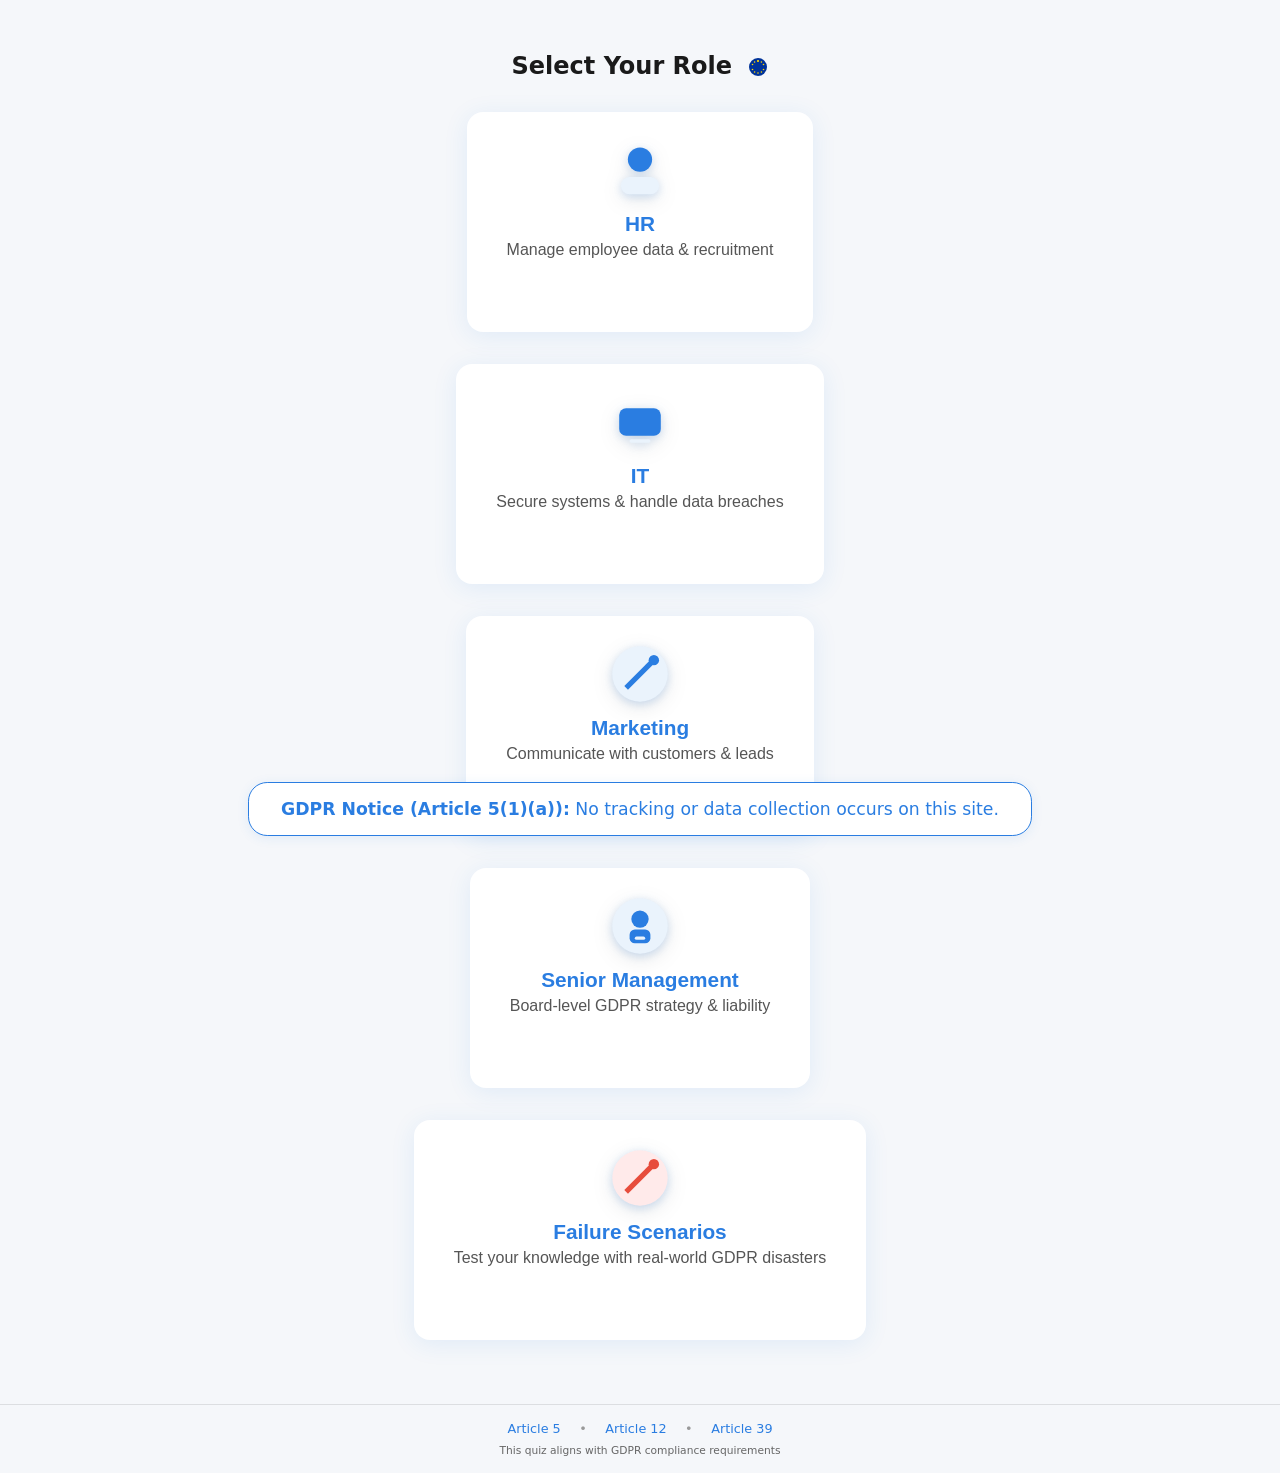
<file: index.html>
﻿<!DOCTYPE html>
<html lang="en">
<head>
    <meta charset="UTF-8">
    <meta name="viewport" content="width=device-width, initial-scale=1.0">
    <title>GDPR Compliance Training</title>
    <link rel="stylesheet" href="styles.css">
    <style>
      body { 
        background: var(--secondary); 
        transition: none !important; 
      }
    </style>
    <script>
      // Removed dark mode localStorage and class logic
    </script>
</head>
<body>
    <main>
        <section id="role-selection" aria-labelledby="role-selection-title">
            <h1 id="role-selection-title">
                Select Your Role
                <!-- EU Flag Icon -->
                <svg class="eu-icon" width="20" height="20" viewBox="0 0 20 20" aria-label="EU Flag">
                    <circle cx="10" cy="10" r="9" fill="#003399"/>
                    <g fill="#FFD700">
                        <circle cx="10" cy="4" r="0.8"/>
                        <circle cx="13.4" cy="5" r="0.8"/>
                        <circle cx="15.5" cy="7.5" r="0.8"/>
                        <circle cx="15.5" cy="12.5" r="0.8"/>
                        <circle cx="13.4" cy="15" r="0.8"/>
                        <circle cx="10" cy="16" r="0.8"/>
                        <circle cx="6.6" cy="15" r="0.8"/>
                        <circle cx="4.5" cy="12.5" r="0.8"/>
                        <circle cx="4.5" cy="7.5" r="0.8"/>
                        <circle cx="6.6" cy="5" r="0.8"/>
                        <circle cx="10" cy="4" r="0.8"/>
                        <circle cx="10" cy="4" r="0.8"/>
                    </g>
                </svg>
            </h1>
            <div class="role-cards" role="list">
                <button class="role-card" data-role="HR" role="listitem" aria-label="Select HR role" tabindex="0">
                    <span class="role-icon" aria-hidden="true">
                        <!-- HR SVG Icon -->
                        <svg width="36" height="36" viewBox="0 0 36 36" fill="none"><circle cx="18" cy="12" r="7" fill="#2a7de1" /><rect x="7" y="22" width="22" height="10" rx="5" fill="#eaf3fc" /></svg>
                    </span>
                    <span class="role-title">HR</span>
                    <span class="role-desc">Manage employee data & recruitment</span>
                </button>
                <button class="role-card" data-role="IT" role="listitem" aria-label="Select IT role" tabindex="0">
                    <span class="role-icon" aria-hidden="true">
                        <!-- IT SVG Icon -->
                        <svg width="36" height="36" viewBox="0 0 36 36" fill="none"><rect x="6" y="10" width="24" height="16" rx="4" fill="#2a7de1" /><rect x="12" y="28" width="12" height="2" rx="1" fill="#eaf3fc" /></svg>
                    </span>
                    <span class="role-title">IT</span>
                    <span class="role-desc">Secure systems & handle data breaches</span>
                </button>
                <button class="role-card" data-role="Marketing" role="listitem" aria-label="Select Marketing role" tabindex="0">
                    <span class="role-icon" aria-hidden="true">
                        <!-- Marketing SVG Icon --> 
                        <svg width="36" height="36" viewBox="0 0 36 36" fill="none"><circle cx="18" cy="18" r="16" fill="#eaf3fc" /><path d="M10 26L26 10" stroke="#2a7de1" stroke-width="3" /><circle cx="26" cy="10" r="3" fill="#2a7de1" /></svg>
                    </span>
                    <span class="role-title">Marketing</span>
                    <span class="role-desc">Communicate with customers & leads</span>
                </button>
                <button class="role-card" data-role="Senior" role="listitem" aria-label="Select Senior Management role" tabindex="0">
                    <span class="role-icon" aria-hidden="true">
                        <!-- Senior Management SVG Icon -->
                        <svg width="36" height="36" viewBox="0 0 36 36" fill="none">
                          <circle cx="18" cy="18" r="16" fill="#eaf3fc"/>
                          <rect x="12" y="20" width="12" height="8" rx="3" fill="#2a7de1"/>
                          <circle cx="18" cy="14" r="5" fill="#2a7de1"/>
                          <rect x="15" y="24" width="6" height="2" rx="1" fill="#eaf3fc"/>
                        </svg>
                    </span>
                    <span class="role-title">Senior Management</span>
                    <span class="role-desc">Board-level GDPR strategy & liability</span>
                </button>
                <button class="role-card" data-role="disasters" role="listitem" aria-label="Select GDPR Failure Scenarios" tabindex="0">
                    <span class="role-icon" aria-hidden="true">
                        <!-- Disaster SVG Icon -->
                        <svg width="36" height="36" viewBox="0 0 36 36" fill="none">
                            <circle cx="18" cy="18" r="16" fill="#ffeaea"/>
                            <path d="M10 26L26 10" stroke="#e74c3c" stroke-width="3"/>
                            <circle cx="26" cy="10" r="3" fill="#e74c3c"/>
                        </svg>
                    </span>
                    <span class="role-title">Failure Scenarios</span>
                    <span class="role-desc">Test your knowledge with real-world GDPR disasters</span>
                </button>
            </div>
        </section>
    </main>

    <!-- GDPR-Compliant Footer -->
    <footer class="gdpr-footer">
        <div>
            <!-- GDPR Article References with Tooltips -->
            <a href="https://gdpr-info.eu/art-5-gdpr/" 
               class="gdpr-reference" 
               title="Principles relating to processing of personal data"
               target="_blank"
               rel="noopener noreferrer">
                Article 5
            </a>
            <span class="separator">•</span>
            <a href="https://gdpr-info.eu/art-12-gdpr/" 
               class="gdpr-reference" 
               title="Transparency and modalities for the exercise of data subject rights"
               target="_blank"
               rel="noopener noreferrer">
                Article 12
            </a>
            <span class="separator">•</span>
            <a href="https://gdpr-info.eu/art-39-gdpr/" 
               class="gdpr-reference" 
               title="Tasks of the data protection officer"
               target="_blank"
               rel="noopener noreferrer">
                Article 39
            </a>
        </div>
        <small style="display: block; margin-top: 0.5rem;">
            This quiz aligns with GDPR compliance requirements
        </small>
    </footer>

    <!-- GDPR Compliance Notice Banner -->
    <div id="gdpr-compliance-banner" style="position:fixed;bottom:3.5rem;left:0;width:100%;z-index:10001;display:flex;justify-content:center;align-items:center;">
      <div style="
        background: var(--card-bg);
        color: var(--primary);
        border: 1px solid var(--primary);
        border-radius: 1.2rem;
        box-shadow: 0 2px 12px rgba(42,125,225,0.10);
        padding: 1rem 2rem;
        margin: 0.5rem;
        display: flex;
        align-items: center;
        font-size: 1.08rem;
        ">
        <span>
          <strong>GDPR Notice (Article 5(1)(a)):</strong>
          No tracking or data collection occurs on this site.
        </span>
      </div>
    </div>
    <script>
      document.addEventListener('DOMContentLoaded', function() {
        setTimeout(function() {
          var banner = document.getElementById('gdpr-compliance-banner');
          if (banner) banner.remove();
        }, 8000);
      });
    </script>
    <style>
    @media (max-width: 600px) {
      #gdpr-compliance-banner div {
        font-size: 0.98rem;
        padding: 0.7rem 1rem;
        text-align: center;
      }
    }
    </style>
    <!-- End GDPR Compliance Notice Banner -->
    <script>
      // Removed dark mode restore logic
    </script>
    <script src="main.js"></script>
</body>
</html>
</file>
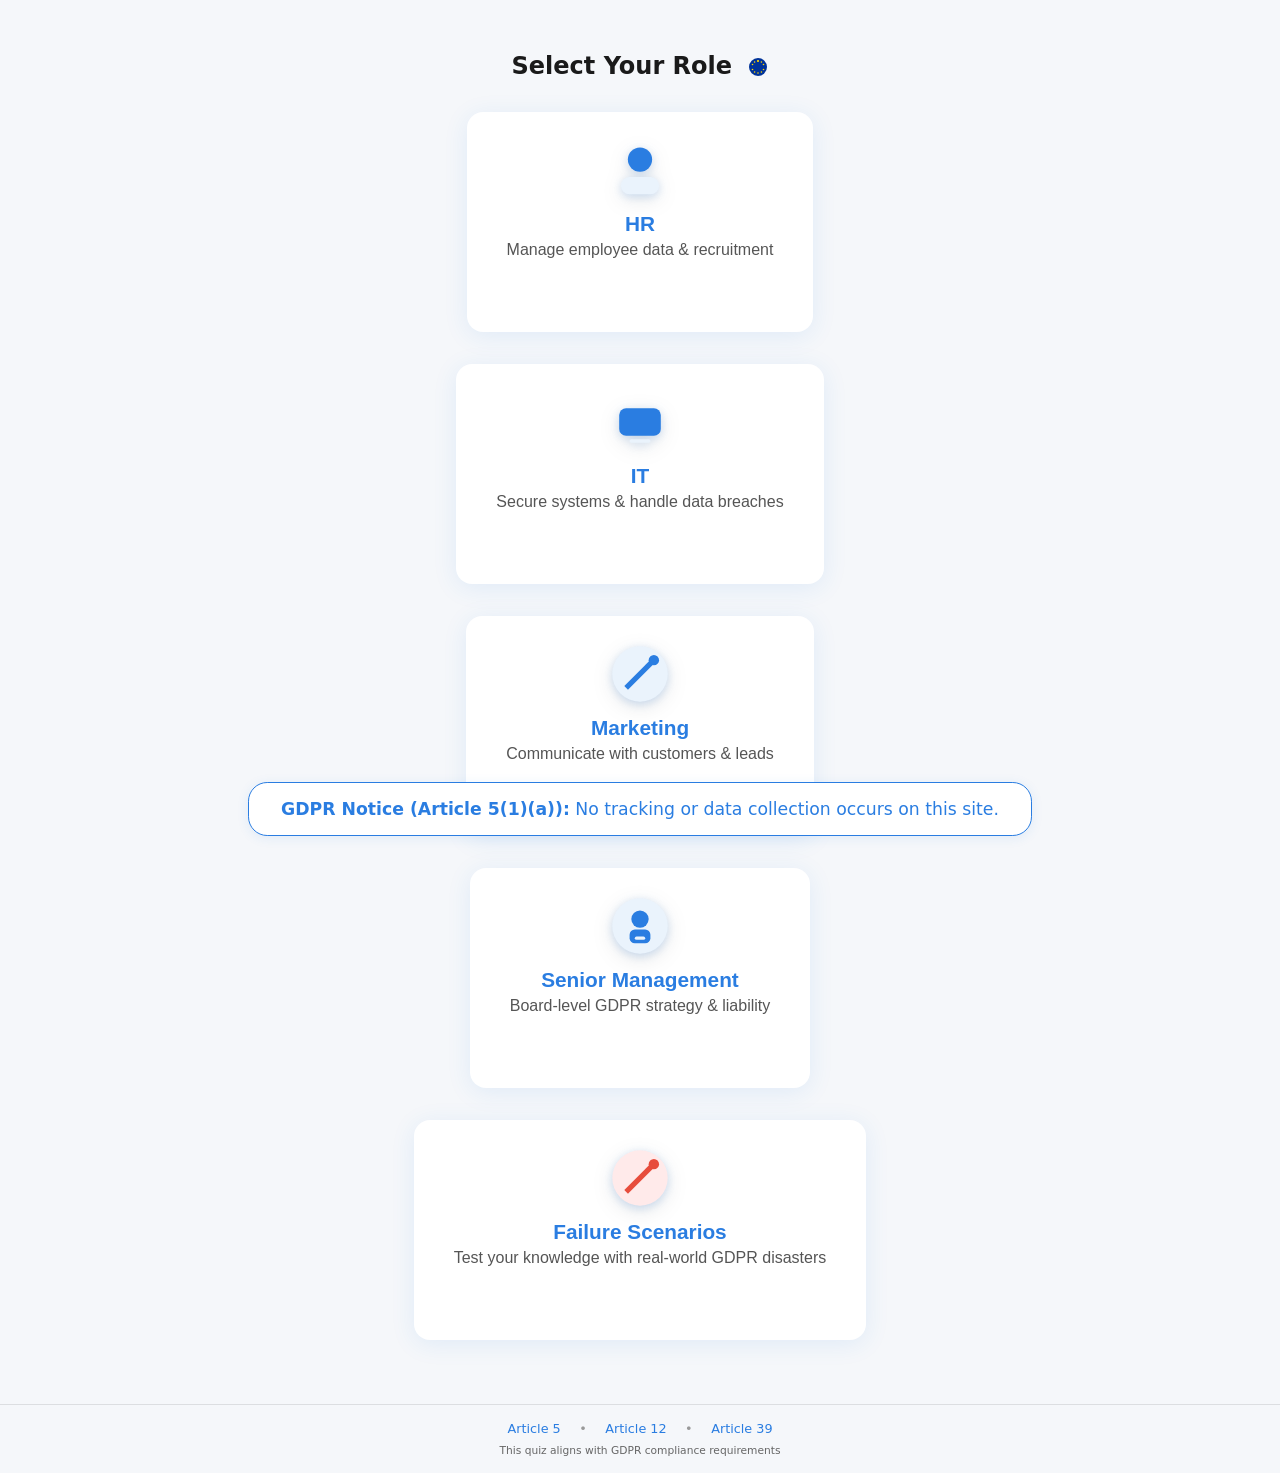
<file: quiz.html>
<!DOCTYPE html>
<html lang="en">
<head>
  <meta charset="UTF-8">
  <meta name="viewport" content="width=device-width, initial-scale=1.0">
  <title>GDPR Quiz</title>
  <link rel="stylesheet" href="styles.css">
  <style>
    body { 
      background: var(--secondary); 
      transition: none !important; 
    }
  </style>
</head>
<body>
  <main>
    <button type="button" onclick="location.href='index.html'" class="quiz-next-btn" style="margin-bottom:1.5rem;">&larr; Back to Start</button>
    <section id="quiz-section" aria-live="polite">
      <div id="progress-indicator"></div>
      <div id="progress-bar-container" aria-label="Quiz progress">
        <div id="progress-bar"></div>
      </div>
      <div id="quiz-card">
        <div id="quiz-container">
          <!-- Quiz content injected by JS -->
        </div>
      </div>
      <div id="celebration" aria-hidden="true" hidden></div>
    </section>
  </main>
  <!-- GDPR-Compliant Footer -->
  <footer class="gdpr-footer">
    <div>
      <!-- GDPR Article References with Tooltips -->
      <a href="https://gdpr-info.eu/art-5-gdpr/" class="gdpr-reference" title="Principles relating to processing of personal data" target="_blank" rel="noopener noreferrer">Article 5</a>
      <span class="separator">•</span>
      <a href="https://gdpr-info.eu/art-12-gdpr/" class="gdpr-reference" title="Transparency and modalities for the exercise of data subject rights" target="_blank" rel="noopener noreferrer">Article 12</a>
      <span class="separator">•</span>
      <a href="https://gdpr-info.eu/art-39-gdpr/" class="gdpr-reference" title="Tasks of the data protection officer" target="_blank" rel="noopener noreferrer">Article 39</a>
    </div>
    <small style="display: block; margin-top: 0.5rem;">This quiz aligns with GDPR compliance requirements</small>
  </footer>
  <!-- End GDPR Footer -->
  <script src="main.js"></script>
  <script>
    document.addEventListener('DOMContentLoaded', function() {
      const role = new URLSearchParams(window.location.search).get('role');
      if (role && typeof questions === 'object' && questions[role]) {
        currentRole = role;
        currentQuestions = questions[role];
        currentQuestion = 0;
        score = 0;
        showQuestion();
        updateProgressBar();
      } else {
        window.location.href = 'index.html?error=invalid_role';
      }
    });
  </script>
</body>
</html>
</file>
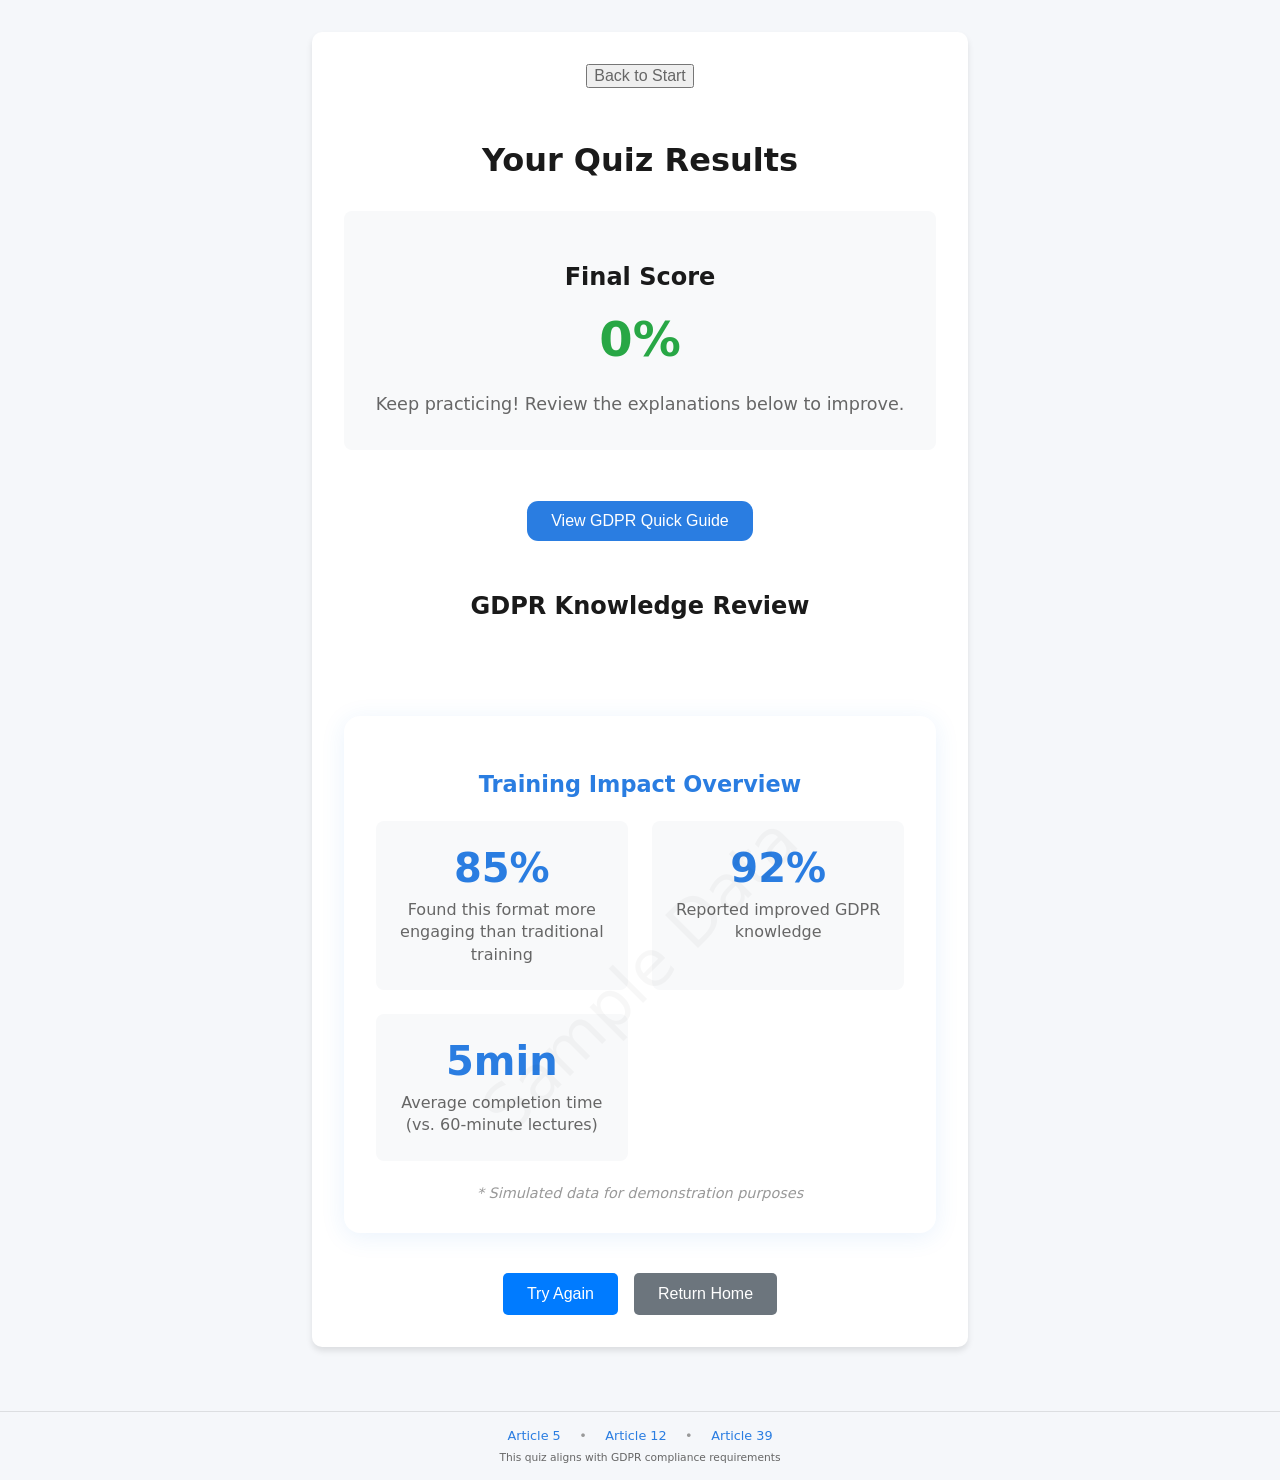
<file: results.html>
<!DOCTYPE html>
<html lang="en">
<head>
    <meta charset="UTF-8">
    <meta name="viewport" content="width=device-width, initial-scale=1.0">
    <title>GDPR Quiz Results</title>
    <link rel="stylesheet" href="styles.css">
    <style>
        body { 
            background: var(--secondary); 
            transition: none !important; 
        }
    </style>
</head>
<body>
    <main class="results-container">
        <button type="button" onclick="location.href='index.html'" class="back-button">Back to Start</button>
        
        <div class="results-content">
            <h1>Your Quiz Results</h1>
            
            <div class="score-section">
                <div class="score-display">
                    <h2>Final Score</h2>
                    <div id="score">0%</div>
                </div>
                
                <div class="performance-message">
                    <p id="performance-feedback">Loading feedback...</p>
                </div>
            </div>

            <button id="view-cheatsheet" class="cheatsheet-toggle" aria-expanded="false" aria-controls="gdpr-cheatsheet" type="button">View GDPR Quick Guide</button>
            <div id="gdpr-cheatsheet" class="gdpr-inline-cheatsheet" aria-hidden="true" tabindex="-1" hidden></div>

            <div class="feedback-section">
                <h2>GDPR Knowledge Review</h2>
                <div id="detailed-feedback">
                    <!-- Feedback will be injected here by JavaScript -->
                </div>
            </div>

            <!-- Simulated Feedback Section -->
            <div class="simulated-feedback">
                <h3>Training Impact Overview</h3>
                <div class="metrics-grid">
                    <div class="metric-card">
                        <span class="metric-value">85%</span>
                        <p>Found this format more engaging than traditional training</p>
                    </div>
                    <div class="metric-card">
                        <span class="metric-value">92%</span>
                        <p>Reported improved GDPR knowledge</p>
                    </div>
                    <div class="metric-card">
                        <span class="metric-value">5min</span>
                        <p>Average completion time (vs. 60-minute lectures)</p>
                    </div>
                </div>
                <p class="disclaimer">* Simulated data for demonstration purposes</p>
            </div>

            <div class="action-buttons">
                <button id="retry-button" class="retry-button">Try Again</button>
                <button id="home-button" class="home-button">Return Home</button>
            </div>
        </div>
    </main>

    <script src="main.js"></script>
    <script>
        document.addEventListener('DOMContentLoaded', () => {
            const urlParams = new URLSearchParams(window.location.search);
            const score = parseFloat(urlParams.get('score') || '0');
            const role = urlParams.get('role');

            // updates the score display
            document.getElementById('score').textContent = `${Math.round(score * 100)}%`;

            // button actions shown at the end of the quiz
            document.getElementById('retry-button').onclick = () => {
                window.location.href = `quiz.html?role=${role}`;
            };
            document.getElementById('home-button').onclick = () => {
                window.location.href = 'index.html';
            };

            // Call feedback function if it exists
            if (typeof window.displayDetailedFeedback === 'function') {
                window.displayDetailedFeedback(role, score);
            }
        });
    </script>

    <!-- GDPR-Compliant Footer -->
    <footer class="gdpr-footer">
        <div>
            <!-- GDPR Article References with Tooltips -->
            <a href="https://gdpr-info.eu/art-5-gdpr/" class="gdpr-reference" title="Principles relating to processing of personal data" target="_blank" rel="noopener noreferrer">Article 5</a>
            <span class="separator">•</span>
            <a href="https://gdpr-info.eu/art-12-gdpr/" class="gdpr-reference" title="Transparency and modalities for the exercise of data subject rights" target="_blank" rel="noopener noreferrer">Article 12</a>
            <span class="separator">•</span>
            <a href="https://gdpr-info.eu/art-39-gdpr/" class="gdpr-reference" title="Tasks of the data protection officer" target="_blank" rel="noopener noreferrer">Article 39</a>
        </div>
        <small style="display: block; margin-top: 0.5rem;">This quiz aligns with GDPR compliance requirements</small>
    </footer>
    <!-- End GDPR Footer -->
</body>
</html>
</file>
<file: styles.css>
:root {
  --primary: #2a7de1;
  --secondary: #f5f7fa;
  --accent: #1e5ca8;
  --text: #1a1a1a;
  --card-bg: #fff;
  --card-hover: #eaf3fc;
  --border-radius: 1rem;
  --transition: 0.3s cubic-bezier(0.4,0,0.2,1);
  --shadow: 0 4px 24px rgba(42,125,225,0.10);
  --shadow-hover: 0 8px 32px rgba(42,125,225,0.18);
  --correct: #2ecc40;
  --incorrect: #e74c3c;
  --eu-blue: #003399;
  --gdpr-gradient: linear-gradient(15deg, var(--primary), #1e5ca8);
}

body {
  font-family: system-ui, sans-serif;
  background: var(--secondary);
  color: var(--text);
  margin: 0;
  min-height: 100vh;
  display: flex;
  flex-direction: column;
}

main {
  flex: 1;
  display: flex;
  flex-direction: column;
  align-items: center;
  justify-content: center;
  padding: 2rem 1rem;
}

#role-selection {
  width: 100%;
  max-width: 700px;
  margin: 0 auto;
  text-align: center;
  animation: fadeIn 0.8s;
}

.role-cards {
  display: flex;
  gap: 2rem;
  justify-content: center;
  margin-top: 2rem;
  flex-wrap: wrap;
}

.role-card {
  background: var(--card-bg);
  border: none;
  border-radius: var(--border-radius);
  padding: 2rem 2.5rem 1.5rem 2.5rem;
  font-size: 1.2rem;
  color: var(--primary);
  cursor: pointer;
  box-shadow: var(--shadow);
  transition: all 0.4s cubic-bezier(0.175, 0.885, 0.32, 1.1);
  outline: none;
  position: relative;
  min-width: 180px;
  min-height: 220px;
  display: flex;
  flex-direction: column;
  align-items: center;
  justify-content: flex-start;
}

.role-card:focus,
.role-card:hover {
  background: var(--card-hover);
  color: var(--accent);
  transform: translateY(-8px) scale(1.04);
  box-shadow: 0 12px 28px rgba(42, 125, 225, 0.25);
  z-index: 2;
}

.role-icon {
  margin-bottom: 1rem;
  display: flex;
  align-items: center;
  justify-content: center;
  transform: scale(1.2);
  filter: drop-shadow(0 4px 8px rgba(0,0,0,0.1));
}

.role-icon svg {
  width: 52px;
  height: 52px;
  filter: drop-shadow(0 2px 4px rgba(42, 125, 225, 0.2));
  transition: transform 0.3s cubic-bezier(0.25, 0.1, 0.25, 1);
}

.role-card:hover .role-icon svg {
  transform: translateY(-4px);
}

.role-title {
  font-size: 1.3rem;
  font-weight: 700;
  margin-bottom: 0.3rem;
  color: var(--primary);
}

.role-desc {
  font-size: 1rem;
  color: #555;
  margin-bottom: 0.2rem;
}

#quiz-section {
  width: 100%;
  max-width: 600px;
  margin: 0 auto;
  display: flex;
  flex-direction: column;
  align-items: center;
  background: none;
  animation: fadeInUp 0.7s;
}

#progress-indicator {
  font-size: 1.1rem;
  color: var(--accent);
  font-weight: 500;
  margin-bottom: 0.5rem;
  text-align: center;
}

#progress-bar-container {
  width: 100%;
  background: #e0e7ef;
  border-radius: 1rem;
  height: 16px;
  margin-bottom: 1.5rem;
  overflow: hidden;
}

#progress-bar {
  background: linear-gradient(90deg, 
    var(--primary), 
    #4cc9f0, 
    var(--primary));
  background-size: 200% 100%;
  animation: gradient-pulse 2s ease infinite;
  border-radius: 1rem;
  height: 100%;
  transition: width 0.6s cubic-bezier(0.65, 0, 0.35, 1);
}

@keyframes gradient-pulse {
  0% { background-position: 0% 50%; }
  50% { background-position: 100% 50%; }
  100% { background-position: 0% 50%; }
}

#quiz-card {
  background: var(--card-bg);
  border-radius: var(--border-radius);
  box-shadow: var(--shadow);
  padding: 2rem 1.5rem 1.5rem 1.5rem;
  width: 100%;
  margin-bottom: 1.5rem;
  min-height: 220px;
  display: flex;
  flex-direction: column;
  align-items: stretch;
  animation: fadeInUp 0.7s;
}

#quiz-container {
  display: flex;
  flex-direction: column;
  gap: 1.2rem;
}

.quiz-question {
  font-size: 1.2rem;
  font-weight: 600;
  margin-bottom: 1rem;
  color: var(--accent);
  text-align: center;
}

.quiz-options {
  display: flex;
  flex-direction: column;
  gap: 0.8rem;
}

.quiz-option {
  background: var(--secondary);
  border: 2px solid var(--primary);
  border-radius: 0.7rem;
  padding: 0.8rem 1.2rem;
  font-size: 1rem;
  color: var(--text);
  cursor: pointer;
  transition: background var(--transition), color var(--transition), border var(--transition), box-shadow var(--transition);
  outline: none;
  display: flex;
  align-items: center;
  gap: 0.7rem;
  position: relative;
  box-shadow: 0 1px 4px rgba(42,125,225,0.04);
}

.quiz-option:focus,
.quiz-option:hover {
  background: var(--primary);
  color: #fff;
  border-color: var(--accent);
  box-shadow: 0 2px 8px rgba(42,125,225,0.10);
}

.quiz-option[aria-disabled="true"] {
  cursor: not-allowed;
  opacity: 0.7;
}

.quiz-option .feedback-icon {
  margin-left: auto;
  display: flex;
  align-items: center;
  font-size: 1.2em;
}

.quiz-feedback {
  margin-top: 0.8rem;
  font-size: 1rem;
  font-weight: 500;
  animation: fadeIn 0.5s;
  text-align: center;
}

.quiz-article {
  font-size: 0.95rem;
  color: var(--text);
  margin-top: 0.3rem;
  text-align: center;
}

.quiz-next-btn {
  margin-top: 1.2rem;
  background: var(--gdpr-gradient);
  color: #fff;
  border: none;
  border-radius: 0.7rem;
  padding: 0.7rem 1.5rem;
  font-size: 1rem;
  cursor: pointer;
  transition: background var(--transition), transform var(--transition);
  display: block;
  margin-left: auto;
  margin-right: auto;
}

.quiz-next-btn:focus,
.quiz-next-btn:hover {
  background: var(--accent);
  transform: scale(1.04);
}

#celebration {
  display: flex;
  justify-content: center;
  align-items: center;
  margin-top: 1.5rem;
  min-height: 60px;
}

@media (max-width: 900px) {
  .role-cards {
    gap: 1.2rem;
  }
  .role-card {
    min-width: 140px;
    padding: 1.2rem 1rem 1rem 1rem;
  }
}

@media (max-width: 700px) {
  .role-cards {
    flex-direction: column;
    gap: 1rem;
  }
  #quiz-section {
    padding: 1.2rem 0.5rem 1rem 0.5rem;
  }
  #quiz-card {
    padding: 1.2rem 0.5rem 1rem 0.5rem;
  }
}

@media (max-width: 480px) {
  .role-card {
    padding: 1rem 0.5rem 0.7rem 0.5rem;
    font-size: 1rem;
    min-width: 90px;
    min-height: 120px;
  }
}

@keyframes fadeIn {
  from { opacity: 0; }
  to { opacity: 1; }
}

@keyframes fadeInUp {
  from { opacity: 0; transform: translateY(30px); }
  to { opacity: 1; transform: translateY(0); }
}

#quiz-section[hidden] {
  display: none !important;
}

/* Results Page Styles */
.results-container {
    max-width: 800px;
    margin: 2rem auto;
    padding: 2rem;
    background-color: #ffffff;
    border-radius: 10px;
    box-shadow: 0 4px 6px rgba(0, 0, 0, 0.1);
}

.back-button {
    display: inline-block;
    margin-bottom: 2rem;
    color: #666;
    text-decoration: none;
    font-size: 1rem;
}

.back-button:hover {
    color: #333;
    text-decoration: underline;
}

.results-content {
    text-align: center;
}

.score-section {
    margin: 2rem 0;
    padding: 2rem;
    background-color: #f8f9fa;
    border-radius: 8px;
}

.score-display {
    margin-bottom: 1.5rem;
}

#score {
    font-size: 3rem;
    font-weight: bold;
    color: #28a745;
    margin: 1rem 0;
}

.performance-message {
    color: #666;
    font-size: 1.1rem;
    line-height: 1.5;
}

.feedback-section {
    margin: 2rem 0;
    text-align: left;
}

.feedback-section h2 {
    text-align: center;
    margin-bottom: 1.5rem;
}

#detailed-feedback {
    padding: 1rem;
}

.feedback-item {
    margin-bottom: 1.5rem;
    padding: 1rem;
    background-color: #f8f9fa;
    border-radius: 6px;
    border-left: 4px solid #007bff;
}

.feedback-item h3 {
    color: #333;
    margin-bottom: 0.5rem;
}

.feedback-item p {
    color: #666;
    line-height: 1.5;
}

.action-buttons {
    margin-top: 2rem;
    display: flex;
    justify-content: center;
    gap: 1rem;
}

.retry-button, .home-button {
    padding: 0.75rem 1.5rem;
    font-size: 1rem;
    border: none;
    border-radius: 5px;
    cursor: pointer;
    transition: background-color 0.3s ease;
}

.retry-button {
    background-color: #007bff;
    color: white;
}

.retry-button:hover {
    background-color: #0056b3;
}

.home-button {
    background-color: #6c757d;
    color: white;
}

.home-button:hover {
    background-color: #545b62;
}

@media (max-width: 768px) {
    .results-container {
        margin: 1rem;
        padding: 1rem;
    }

    #score {
        font-size: 2.5rem;
    }

    .action-buttons {
        flex-direction: column;
    }

    .retry-button, .home-button {
        width: 100%;
        margin: 0.5rem 0;
    }
}

/* Simulated Feedback Section */
.simulated-feedback {
    margin: 2.5rem 0;
    padding: 2rem;
    background: var(--card-bg);
    border-radius: var(--border-radius);
    box-shadow: var(--shadow);
    position: relative;
    overflow: hidden;
}

/* Watermark */
.simulated-feedback::before {
    content: "Sample Data";
    position: absolute;
    top: 50%;
    left: 50%;
    transform: translate(-50%, -50%) rotate(-45deg);
    font-size: 4rem;
    color: rgba(0, 0, 0, 0.03);
    white-space: nowrap;
    pointer-events: none;
}

.simulated-feedback h3 {
    color: var(--primary);
    text-align: center;
    margin-bottom: 1.5rem;
    font-size: 1.4rem;
    position: relative;
}

.metrics-grid {
    display: grid;
    grid-template-columns: repeat(auto-fit, minmax(250px, 1fr));
    gap: 1.5rem;
    margin-bottom: 1.5rem;
}

.metric-card {
    padding: 1.5rem;
    background: #f8f9fa;
    border-radius: 8px;
    text-align: center;
    transition: transform 0.2s ease;
}

.metric-card:hover {
    transform: translateY(-2px);
}

.metric-value {
    display: block;
    font-size: 2.5rem;
    font-weight: bold;
    color: var(--primary);
    margin-bottom: 0.5rem;
}

.metric-card p {
    color: #666;
    line-height: 1.4;
    margin: 0;
}

.disclaimer {
    text-align: center;
    color: #999;
    font-size: 0.9rem;
    margin: 0;
    font-style: italic;
}

/* Mobile Responsive Adjustments */
@media (max-width: 768px) {
    .simulated-feedback {
        padding: 1.5rem;
        margin: 2rem 0;
    }

    .metrics-grid {
        grid-template-columns: 1fr;
        gap: 1rem;
    }

    .metric-card {
        padding: 1rem;
    }

    .metric-value {
        font-size: 2rem;
    }

    .simulated-feedback::before {
        font-size: 3rem;
    }
}

/* Mobile Responsive Adjustments */
@media (max-width: 600px) {
  .results-container {
    padding: 1rem;
    margin: 0.5rem;
  }
  
  .feedback-item {
    grid-template-columns: 1fr;
    gap: 0.5rem;
    padding: 0.8rem;
  }
  
  #score {
    font-size: 2.2rem !important;
  }
  
  .action-buttons {
    flex-direction: column;
  }
  
  .retry-button, 
  .home-button {
    width: 100%;
    margin: 0.5rem 0;
  }

  .gdpr-footer {
    font-size: 0.75rem;
    margin-top: 1.5rem;
    padding: 0.75rem;
  }
  
  .role-icon svg {
    width: 48px;
    height: 48px;
  }
}

/* GDPR footer styling */
.gdpr-footer {
    text-align: center;
    font-size: 0.8rem;
    color: #666;
    margin-top: 2rem;
    padding: 1rem;
    border-top: 1px solid rgba(0,0,0,0.1);
}

.gdpr-reference {
    color: var(--primary);
    text-decoration: none;
    padding: 0.2rem 0.4rem;
    border-radius: 4px;
    transition: all 0.2s ease;
    cursor: pointer;
}

.gdpr-reference:hover,
.gdpr-reference:focus {
    background: rgba(42, 125, 225, 0.1);
    text-decoration: underline;
    outline: none;
}

.gdpr-footer .separator {
    color: #999;
    margin: 0 0.5rem;
    user-select: none;
}

@media (max-width: 600px) {
    .gdpr-footer {
        font-size: 0.75rem;
        margin-top: 1.5rem;
        padding: 0.75rem;
    }
    
    .gdpr-reference {
        padding: 0.15rem 0.3rem;
    }
    
    .gdpr-footer .separator {
        margin: 0 0.3rem;
    }
}

/* EU branding icon */
.eu-icon {
  display: inline-block;
  vertical-align: middle;
  margin-left: 8px;
}

/* Update quiz feedback colors */
.quiz-option[data-correct="true"] {
  border-color: var(--correct);
  background: rgba(255, 215, 0, 0.1);
}

/* Ensure contrast for accessibility */
.quiz-feedback,
.quiz-article {
  color: var(--text);
  font-weight: 500;
}

/* GDPR-compliant focus styles for accessibility */
:focus {
  outline: 3px solid var(--primary);
  outline-offset: 2px;
}

/* Answer feedback classes */
.correct {
  border-color: var(--correct) !important;
  background: rgba(46, 204, 64, 0.08) !important;
}
.incorrect {
  border-color: var(--incorrect) !important;
  background: rgba(231, 76, 60, 0.08) !important;
}

/* Highlight incorrect answers in review */
.review-item.incorrect {
  border-left: 4px solid var(--incorrect);
  background: #fff6f6;
}
.review-item.correct {
  border-left: 4px solid var(--correct);
  background: #f6fff6;
}

/* Loading Spinner */
.spinner {
  width: 40px;
  height: 40px;
  border: 4px solid #eaf3fc;
  border-top: 4px solid var(--primary);
  border-radius: 50%;
  animation: spin 0.8s linear infinite;
  margin: 2rem auto;
  display: block;
}

@keyframes spin {
  0% { transform: rotate(0deg); }
  100% { transform: rotate(360deg); }
}

/* Disaster Scenario Case Study Card */
.disaster-card {
  display: flex;
  flex-direction: column;
  background: #fff6f6;
  border: 2px solid #e74c3c;
  border-radius: 1.1rem;
  box-shadow: 0 4px 18px rgba(231,76,60,0.08);
  padding: 1.5rem 1.2rem 1.2rem 1.2rem;
  margin-bottom: 1.5rem;
  animation: fadeInUp 0.7s;
}
.disaster-card-header {
  display: flex;
  align-items: center;
  justify-content: space-between;
  font-size: 1.15rem;
  margin-bottom: 0.7rem;
}
.disaster-company {
  color: #e74c3c;
  font-weight: 700;
  font-size: 1.18rem;
  display: flex;
  align-items: center;
  gap: 0.4em;
}
.disaster-year {
  color: #888;
  font-size: 1rem;
  margin-left: 0.7em;
}
.disaster-details {
  display: flex;
  flex-direction: column;
  gap: 0.7rem;
}
.disaster-violations {
  margin: 0 0 0.5rem 0;
  padding-left: 1.2em;
  color: #b03a2e;
  font-size: 1.08rem;
  list-style: disc inside;
}
.disaster-meta-row {
  display: flex;
  gap: 1.5rem;
  align-items: center;
  margin-top: 0.2rem;
  font-size: 1.08rem;
}
.disaster-article {
  color: #2a7de1;
  font-weight: 600;
  display: flex;
  align-items: center;
  gap: 0.3em;
}
.disaster-fine {
  color: #27ae60;
  font-weight: 600;
  display: flex;
  align-items: center;
  gap: 0.3em;
}
@media (max-width: 600px) {
  .disaster-card {
    padding: 1rem 0.5rem 0.8rem 0.5rem;
  }
  .disaster-card-header {
    flex-direction: column;
    align-items: flex-start;
    gap: 0.2em;
  }
  .disaster-meta-row {
    flex-direction: column;
    gap: 0.4em;
    align-items: flex-start;
  }
}

.cheatsheet-toggle {
  display: inline-block;
  margin: 1.2rem 0 1.2rem 0;
  background: var(--primary);
  color: #fff;
  border: none;
  border-radius: 0.7rem;
  padding: 0.7rem 1.5rem;
  font-size: 1rem;
  cursor: pointer;
  text-decoration: none;
  transition: background 0.2s;
}
.cheatsheet-toggle:focus, .cheatsheet-toggle:hover {
  background: var(--accent);
  outline: 2px solid var(--primary);
}
.gdpr-inline-cheatsheet {
  background: var(--card-bg);
  border-radius: 0.7rem;
  box-shadow: 0 1px 4px rgba(42,125,225,0.04);
  padding: 1.2rem 1.2rem 1rem 1.2rem;
  margin-bottom: 1.5rem;
  margin-top: 0.5rem;
  outline: none;
}
@media print {
  .cheatsheet-toggle, .gdpr-inline-cheatsheet { display: none !important; }
}
</file>
